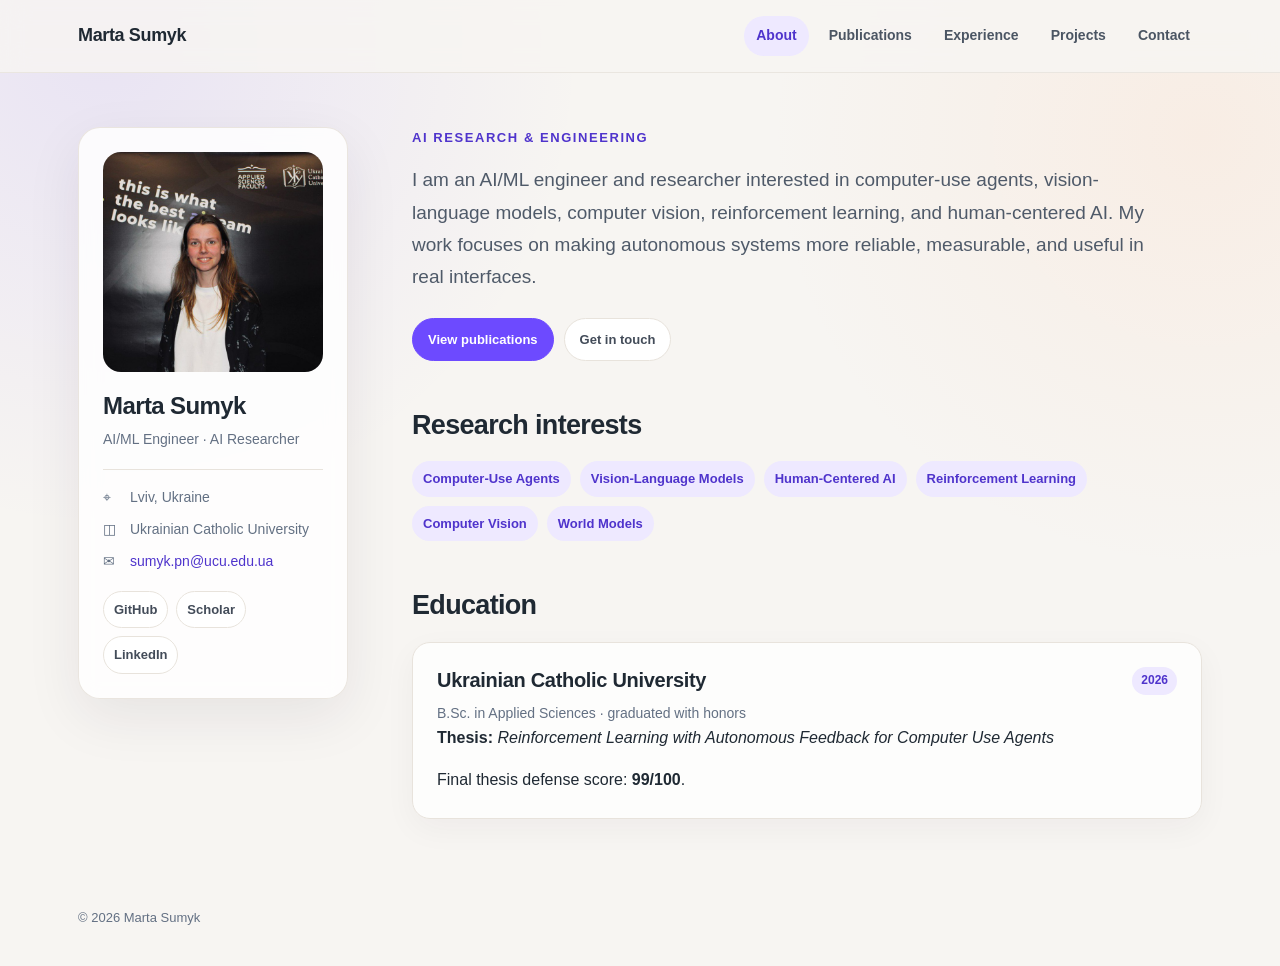
<file: index.html>
<!doctype html>
<html lang="en">
<head>
  <meta charset="utf-8">

  <meta
    name="viewport"
    content="width=device-width, initial-scale=1"
  >

  <meta
    name="description"
    content="Marta Sumyk — AI/ML engineer and researcher working on computer-use agents, vision-language models, computer vision, reinforcement learning, and human-centered AI."
  >

  <title>Marta Sumyk | AI Researcher</title>

  <link rel="stylesheet" href="style.css">
</head>

<body>
  <nav class="top-nav" aria-label="Primary navigation">
    <div class="nav-inner">
      <a class="brand" href="index.html">
        Marta Sumyk
      </a>

      <div class="nav-links">
        <a class="active" href="index.html">
          About
        </a>

        <a href="publications.html">
          Publications
        </a>

        <a href="experience.html">
          Experience
        </a>

        <a href="projects.html">
          Projects
        </a>

        <a href="contact.html">
          Contact
        </a>
      </div>
    </div>
  </nav>

  <div class="page">
    <aside class="sidebar">
      <img
        src="assets/profile.jpg"
        alt="Portrait of Marta Sumyk"
        class="profile-img"
      >

      <div>
        <h2>Marta Sumyk</h2>

        <p class="sidebar-bio">
          AI/ML Engineer · AI Researcher
        </p>
      </div>

      <div class="sidebar-meta">
        <span>
          <span class="icon" aria-hidden="true">⌖</span>
          Lviv, Ukraine
        </span>

        <span>
          <span class="icon" aria-hidden="true">◫</span>
          Ukrainian Catholic University
        </span>

        <span>
          <span class="icon" aria-hidden="true">✉</span>

          <a href="mailto:sumyk.pn@ucu.edu.ua">
            sumyk.pn@ucu.edu.ua
          </a>
        </span>
      </div>

      <div class="social-links">
        <a
          href="https://github.com/martasumyk"
          target="_blank"
          rel="noopener noreferrer"
        >
          GitHub
        </a>

        <a
          href="https://scholar.google.com/citations?user=ma5rnDkAAAAJ&hl=en"
          target="_blank"
          rel="noopener noreferrer"
        >
          Scholar
        </a>

        <a
          href="https://www.linkedin.com/in/marta-sumyk-38515324b/"
          target="_blank"
          rel="noopener noreferrer"
        >
          LinkedIn
        </a>
      </div>
    </aside>

    <main class="content">
      <p class="eyebrow">
        AI research &amp; engineering
      </p>

      <p class="lead">
        I am an AI/ML engineer and researcher interested in
        computer-use agents, vision-language models, computer vision,
        reinforcement learning, and human-centered AI. My work focuses
        on making autonomous systems more reliable, measurable, and
        useful in real interfaces.
      </p>

      <div class="hero-actions">
        <a
          class="button primary"
          href="publications.html"
        >
          View publications
        </a>

        <a
          class="button"
          href="mailto:sumyk.pn@ucu.edu.ua"
        >
          Get in touch
        </a>
      </div>

      <h2>Research interests</h2>

      <div class="tag-list">
        <span class="tag">
          Computer-Use Agents
        </span>

        <span class="tag">
          Vision-Language Models
        </span>

        <span class="tag">
          Human-Centered AI
        </span>

        <span class="tag">
          Reinforcement Learning
        </span>

        <span class="tag">
          Computer Vision
        </span>

        <span class="tag">
          World Models
        </span>
      </div>

      <h2>Education</h2>

      <article class="item">
        <div class="item-header">
          <div>
            <h3>
              Ukrainian Catholic University
            </h3>

            <p class="meta">
              B.Sc. in Applied Sciences · graduated with honors
            </p>
          </div>

          <span class="year">
            2026
          </span>
        </div>

        <p>
          <strong>Thesis:</strong>

          <em>
            Reinforcement Learning with Autonomous Feedback for
            Computer Use Agents
          </em>
        </p>

        <p>
          Final thesis defense score:
          <strong>99/100</strong>.
        </p>
      </article>
    </main>
  </div>

  <footer class="site-footer">
    © 2026 Marta Sumyk
  </footer>
</body>
</html>
</file>
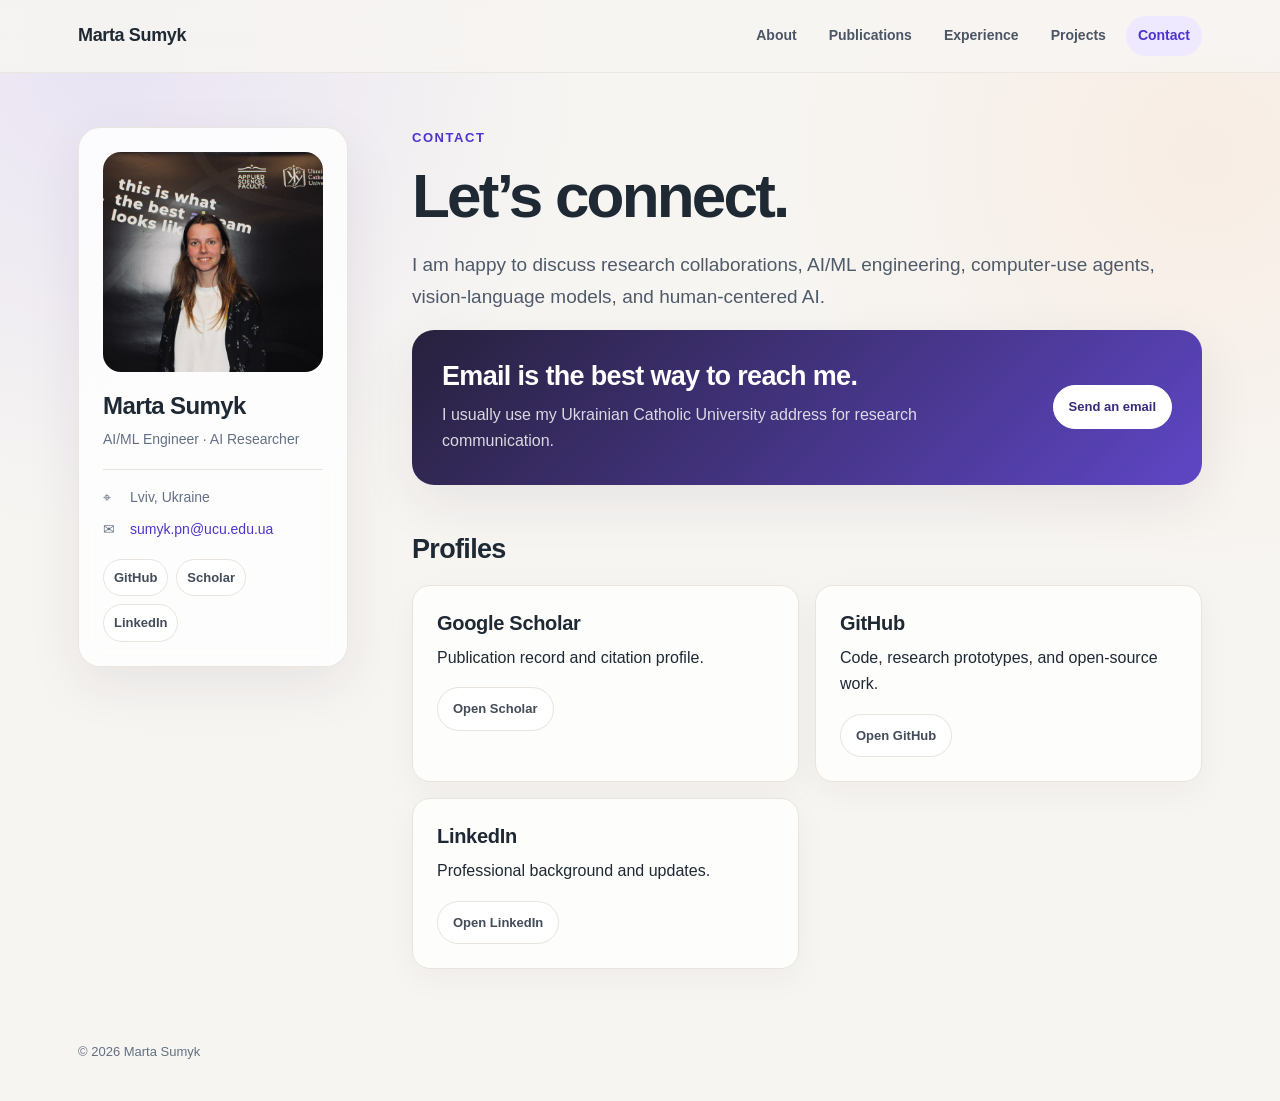
<file: contact.html>
<!doctype html>
<html lang="en">
<head><meta charset="utf-8"><meta name="viewport" content="width=device-width, initial-scale=1"><meta name="description" content="Contact Marta Sumyk for research and AI collaboration."><title>Contact | Marta Sumyk</title><link rel="stylesheet" href="style.css"></head>
<body>
<nav class="top-nav"><div class="nav-inner"><a class="brand" href="index.html">Marta Sumyk</a><div class="nav-links"><a href="index.html">About</a><a href="publications.html">Publications</a><a href="experience.html">Experience</a><a href="projects.html">Projects</a><a class="active" href="contact.html">Contact</a></div></div></nav>
<div class="page">
<aside class="sidebar"><img src="assets/profile.jpg" alt="Portrait of Marta Sumyk" class="profile-img"><div><h2>Marta Sumyk</h2><p class="sidebar-bio">AI/ML Engineer · AI Researcher</p></div><div class="sidebar-meta"><span><span class="icon">⌖</span>Lviv, Ukraine</span><span><span class="icon">✉</span><a href="mailto:sumyk.pn@ucu.edu.ua">sumyk.pn@ucu.edu.ua</a></span></div><div class="social-links"><a href="https://github.com/martasumyk" target="_blank" rel="noopener noreferrer">GitHub</a><a href="https://scholar.google.com/citations?user=ma5rnDkAAAAJ&hl=en" target="_blank" rel="noopener noreferrer">Scholar</a><a href="https://www.linkedin.com/in/marta-sumyk-38515324b/" target="_blank" rel="noopener noreferrer">LinkedIn</a></div></aside>
<main class="content"><p class="eyebrow">Contact</p><h1>Let’s connect.</h1><p class="lead">I am happy to discuss research collaborations, AI/ML engineering, computer-use agents, vision-language models, and human-centered AI.</p>
<div class="contact-card"><div><h2>Email is the best way to reach me.</h2><p>I usually use my Ukrainian Catholic University address for research communication.</p></div><a class="button" href="mailto:sumyk.pn@ucu.edu.ua">Send an email</a></div>
<h2>Profiles</h2><div class="card-grid"><article class="card"><h3>Google Scholar</h3><p>Publication record and citation profile.</p><a class="button" href="https://scholar.google.com/citations?user=ma5rnDkAAAAJ&hl=en" target="_blank" rel="noopener noreferrer">Open Scholar</a></article><article class="card"><h3>GitHub</h3><p>Code, research prototypes, and open-source work.</p><a class="button" href="https://github.com/martasumyk" target="_blank" rel="noopener noreferrer">Open GitHub</a></article><article class="card"><h3>LinkedIn</h3><p>Professional background and updates.</p><a class="button" href="https://www.linkedin.com/in/marta-sumyk-38515324b/" target="_blank" rel="noopener noreferrer">Open LinkedIn</a></article></div>
</main></div><footer class="site-footer">© 2026 Marta Sumyk</footer>
</body></html>
</file>
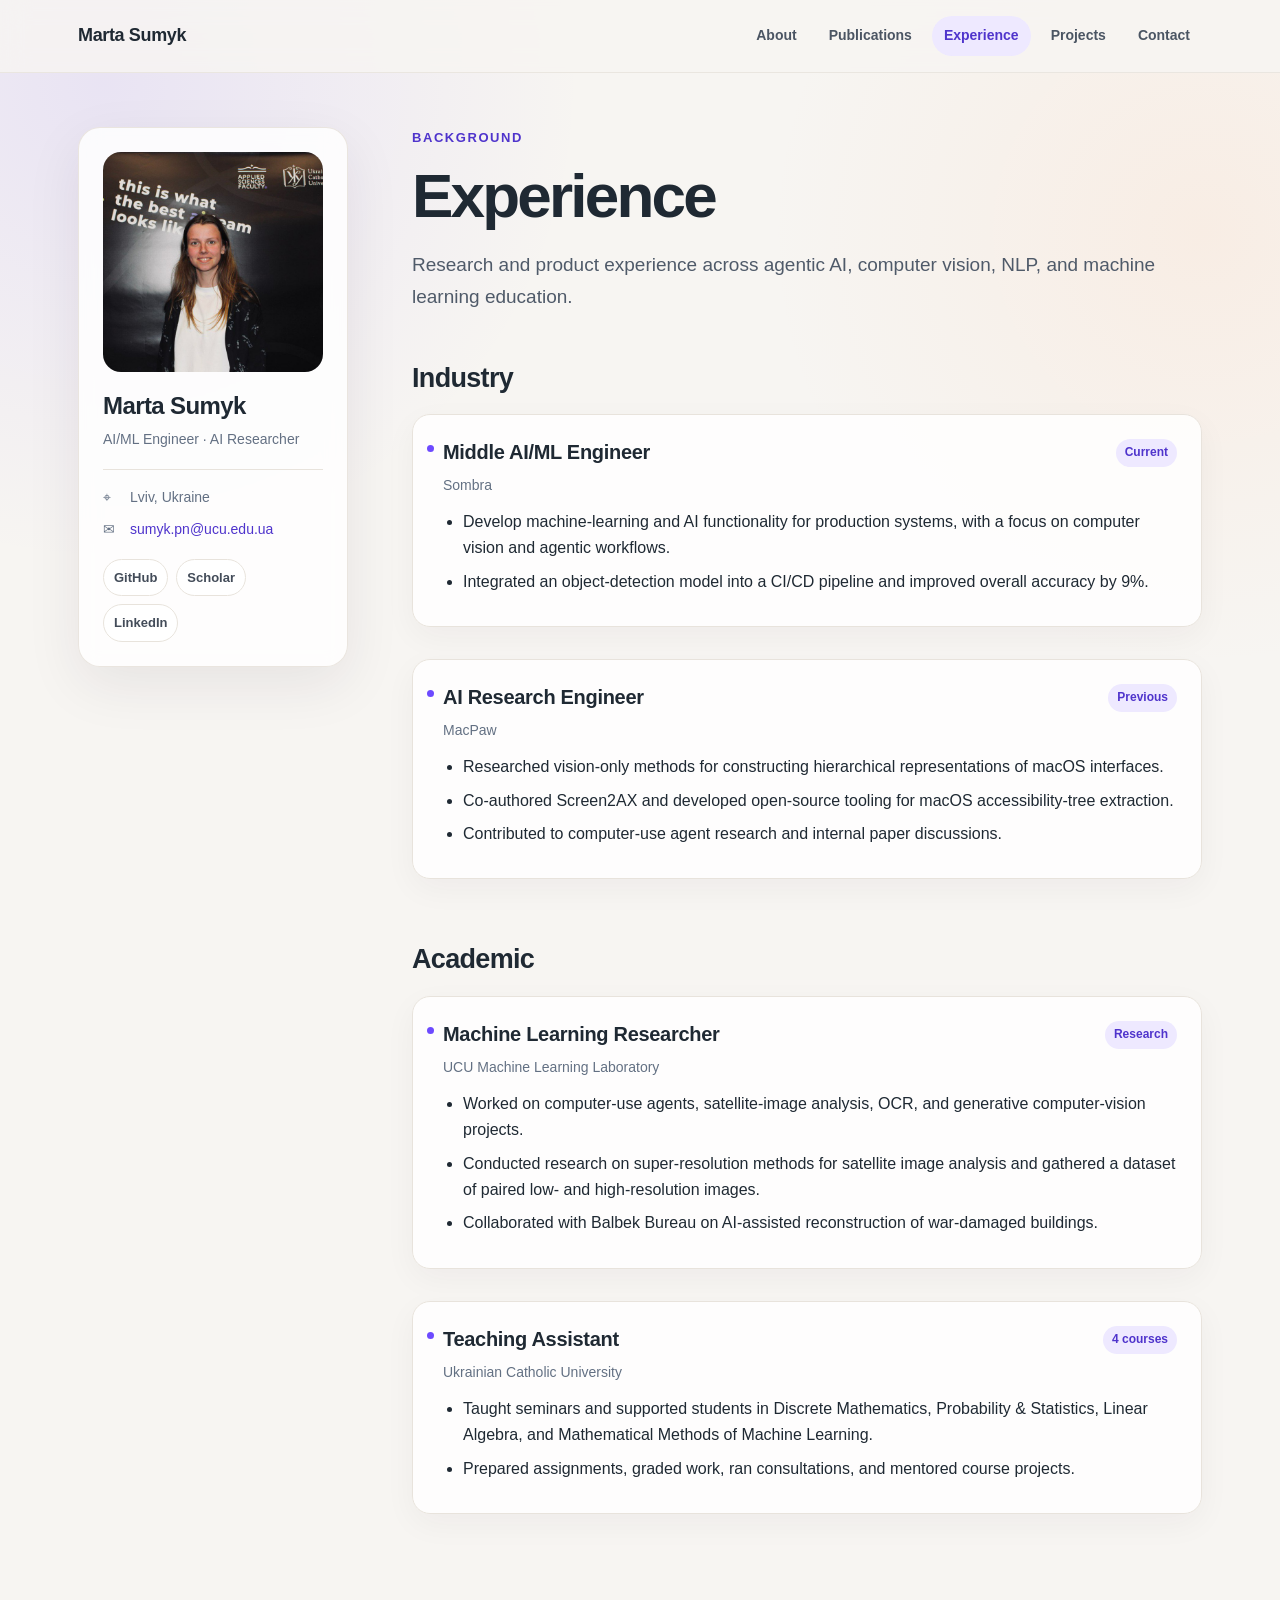
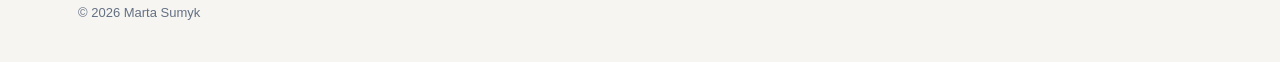
<file: experience.html>
<!doctype html>
<html lang="en">
<head>
  <meta charset="utf-8"><meta name="viewport" content="width=device-width, initial-scale=1">
  <meta name="description" content="Research, engineering, and teaching experience of Marta Sumyk.">
  <title>Experience | Marta Sumyk</title><link rel="stylesheet" href="style.css">
</head>
<body>
  <nav class="top-nav"><div class="nav-inner"><a class="brand" href="index.html">Marta Sumyk</a><div class="nav-links"><a href="index.html">About</a><a href="publications.html">Publications</a><a class="active" href="experience.html">Experience</a><a href="projects.html">Projects</a><a href="contact.html">Contact</a></div></div></nav>
  <div class="page">
    <aside class="sidebar">
      <img src="assets/profile.jpg" alt="Portrait of Marta Sumyk" class="profile-img"><div><h2>Marta Sumyk</h2><p class="sidebar-bio">AI/ML Engineer · AI Researcher</p></div>
      <div class="sidebar-meta"><span><span class="icon">⌖</span>Lviv, Ukraine</span><span><span class="icon">✉</span><a href="mailto:sumyk.pn@ucu.edu.ua">sumyk.pn@ucu.edu.ua</a></span></div>
      <div class="social-links"><a href="https://github.com/martasumyk" target="_blank" rel="noopener noreferrer">GitHub</a><a href="https://scholar.google.com/citations?user=ma5rnDkAAAAJ&hl=en" target="_blank" rel="noopener noreferrer">Scholar</a><a href="https://www.linkedin.com/in/marta-sumyk-38515324b/" target="_blank" rel="noopener noreferrer">LinkedIn</a></div>
    </aside>
    <main class="content">
      <p class="eyebrow">Background</p><h1>Experience</h1><p class="lead">Research and product experience across agentic AI, computer vision, NLP, and machine learning education.</p>
      <h2>Industry</h2>
      <div class="timeline">
        <article class="item"><div class="item-header"><div><h3>Middle AI/ML Engineer</h3><p class="meta">Sombra</p></div><span class="year">Current</span></div><ul><li>Develop machine-learning and AI functionality for production systems, with a focus on computer vision and agentic workflows.</li><li>Integrated an object-detection model into a CI/CD pipeline and improved overall accuracy by 9%.</li></ul></article>
        <article class="item"><div class="item-header"><div><h3>AI Research Engineer</h3><p class="meta">MacPaw</p></div><span class="year">Previous</span></div><ul><li>Researched vision-only methods for constructing hierarchical representations of macOS interfaces.</li><li>Co-authored Screen2AX and developed open-source tooling for macOS accessibility-tree extraction.</li><li>Contributed to computer-use agent research and internal paper discussions.</li></ul></article>
      </div>
      <h2>Academic</h2>
      <div class="timeline">
        <article class="item"><div class="item-header"><div><h3>Machine Learning Researcher</h3><p class="meta">UCU Machine Learning Laboratory</p></div><span class="year">Research</span></div><ul><li>Worked on computer-use agents, satellite-image analysis, OCR, and generative computer-vision projects.</li><li>Conducted research on super-resolution methods for satellite image analysis and gathered a dataset of paired low- and high-resolution images.</li><li>Collaborated with Balbek Bureau on AI-assisted reconstruction of war-damaged buildings.</li></ul></article>
        <article class="item"><div class="item-header"><div><h3>Teaching Assistant</h3><p class="meta">Ukrainian Catholic University</p></div><span class="year">4 courses</span></div><ul><li>Taught seminars and supported students in Discrete Mathematics, Probability &amp; Statistics, Linear Algebra, and Mathematical Methods of Machine Learning.</li><li>Prepared assignments, graded work, ran consultations, and mentored course projects.</li></ul></article>
      </div>
    </main>
  </div><footer class="site-footer">© 2026 Marta Sumyk</footer>
</body></html>
</file>
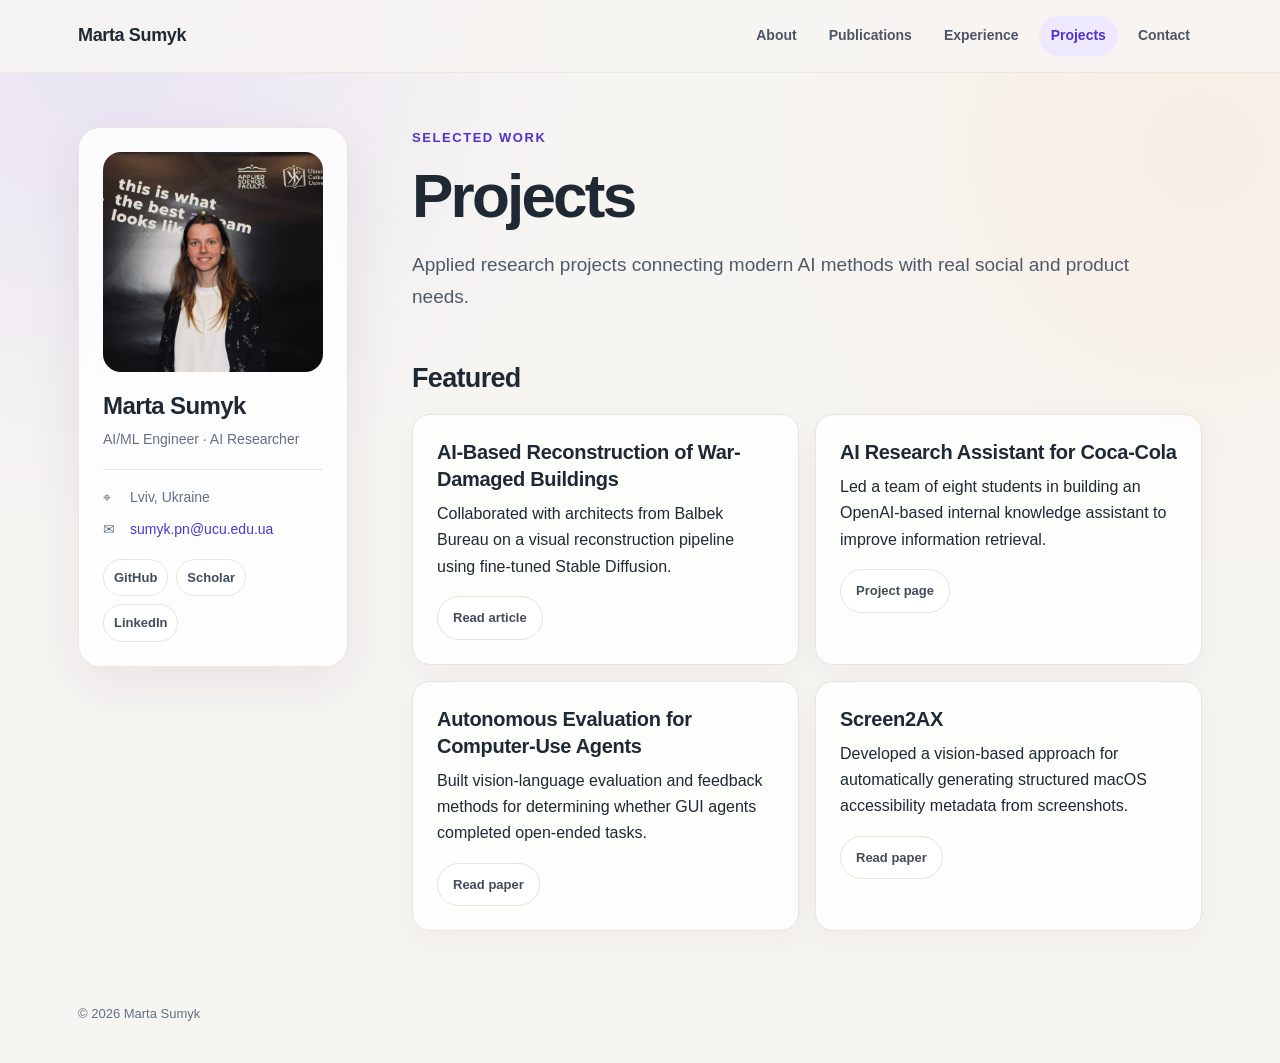
<file: projects.html>
<!doctype html>
<html lang="en">
<head><meta charset="utf-8"><meta name="viewport" content="width=device-width, initial-scale=1"><meta name="description" content="Selected AI and machine-learning projects by Marta Sumyk."><title>Projects | Marta Sumyk</title><link rel="stylesheet" href="style.css"></head>
<body>
<nav class="top-nav"><div class="nav-inner"><a class="brand" href="index.html">Marta Sumyk</a><div class="nav-links"><a href="index.html">About</a><a href="publications.html">Publications</a><a href="experience.html">Experience</a><a class="active" href="projects.html">Projects</a><a href="contact.html">Contact</a></div></div></nav>
<div class="page">
<aside class="sidebar"><img src="assets/profile.jpg" alt="Portrait of Marta Sumyk" class="profile-img"><div><h2>Marta Sumyk</h2><p class="sidebar-bio">AI/ML Engineer · AI Researcher</p></div><div class="sidebar-meta"><span><span class="icon">⌖</span>Lviv, Ukraine</span><span><span class="icon">✉</span><a href="mailto:sumyk.pn@ucu.edu.ua">sumyk.pn@ucu.edu.ua</a></span></div><div class="social-links"><a href="https://github.com/martasumyk" target="_blank" rel="noopener noreferrer">GitHub</a><a href="https://scholar.google.com/citations?user=ma5rnDkAAAAJ&hl=en" target="_blank" rel="noopener noreferrer">Scholar</a><a href="https://www.linkedin.com/in/marta-sumyk-38515324b/" target="_blank" rel="noopener noreferrer">LinkedIn</a></div></aside>
<main class="content"><p class="eyebrow">Selected work</p><h1>Projects</h1><p class="lead">Applied research projects connecting modern AI methods with real social and product needs.</p>
<h2>Featured</h2>
<div class="card-grid">
<article class="card"><h3>AI-Based Reconstruction of War-Damaged Buildings</h3><p>Collaborated with architects from Balbek Bureau on a visual reconstruction pipeline using fine-tuned Stable Diffusion.</p><a class="button" href="https://dev.ua/en/news/ukrainski-arkhitektory-navchyly-shi-vidtvoriuvaty-zruinovani-budivli-1735800060" target="_blank" rel="noopener noreferrer">Read article</a></article>
<article class="card"><h3>AI Research Assistant for Coca-Cola</h3><p>Led a team of eight students in building an OpenAI-based internal knowledge assistant to improve information retrieval.</p><a class="button" href="https://apps.ucu.edu.ua/en/coursework-projects/biznes-analiz-v-it/rozrobka-chat-botu-asystenta-dlya-korporatsiyi-coca-cola/" target="_blank" rel="noopener noreferrer">Project page</a></article>
<article class="card"><h3>Autonomous Evaluation for Computer-Use Agents</h3><p>Built vision-language evaluation and feedback methods for determining whether GUI agents completed open-ended tasks.</p><a class="button" href="https://arxiv.org/abs/2511.20067" target="_blank" rel="noopener noreferrer">Read paper</a></article>
<article class="card"><h3>Screen2AX</h3><p>Developed a vision-based approach for automatically generating structured macOS accessibility metadata from screenshots.</p><a class="button" href="https://arxiv.org/abs/2507.16704" target="_blank" rel="noopener noreferrer">Read paper</a></article>
</div></main></div><footer class="site-footer">© 2026 Marta Sumyk</footer>
</body></html>
</file>
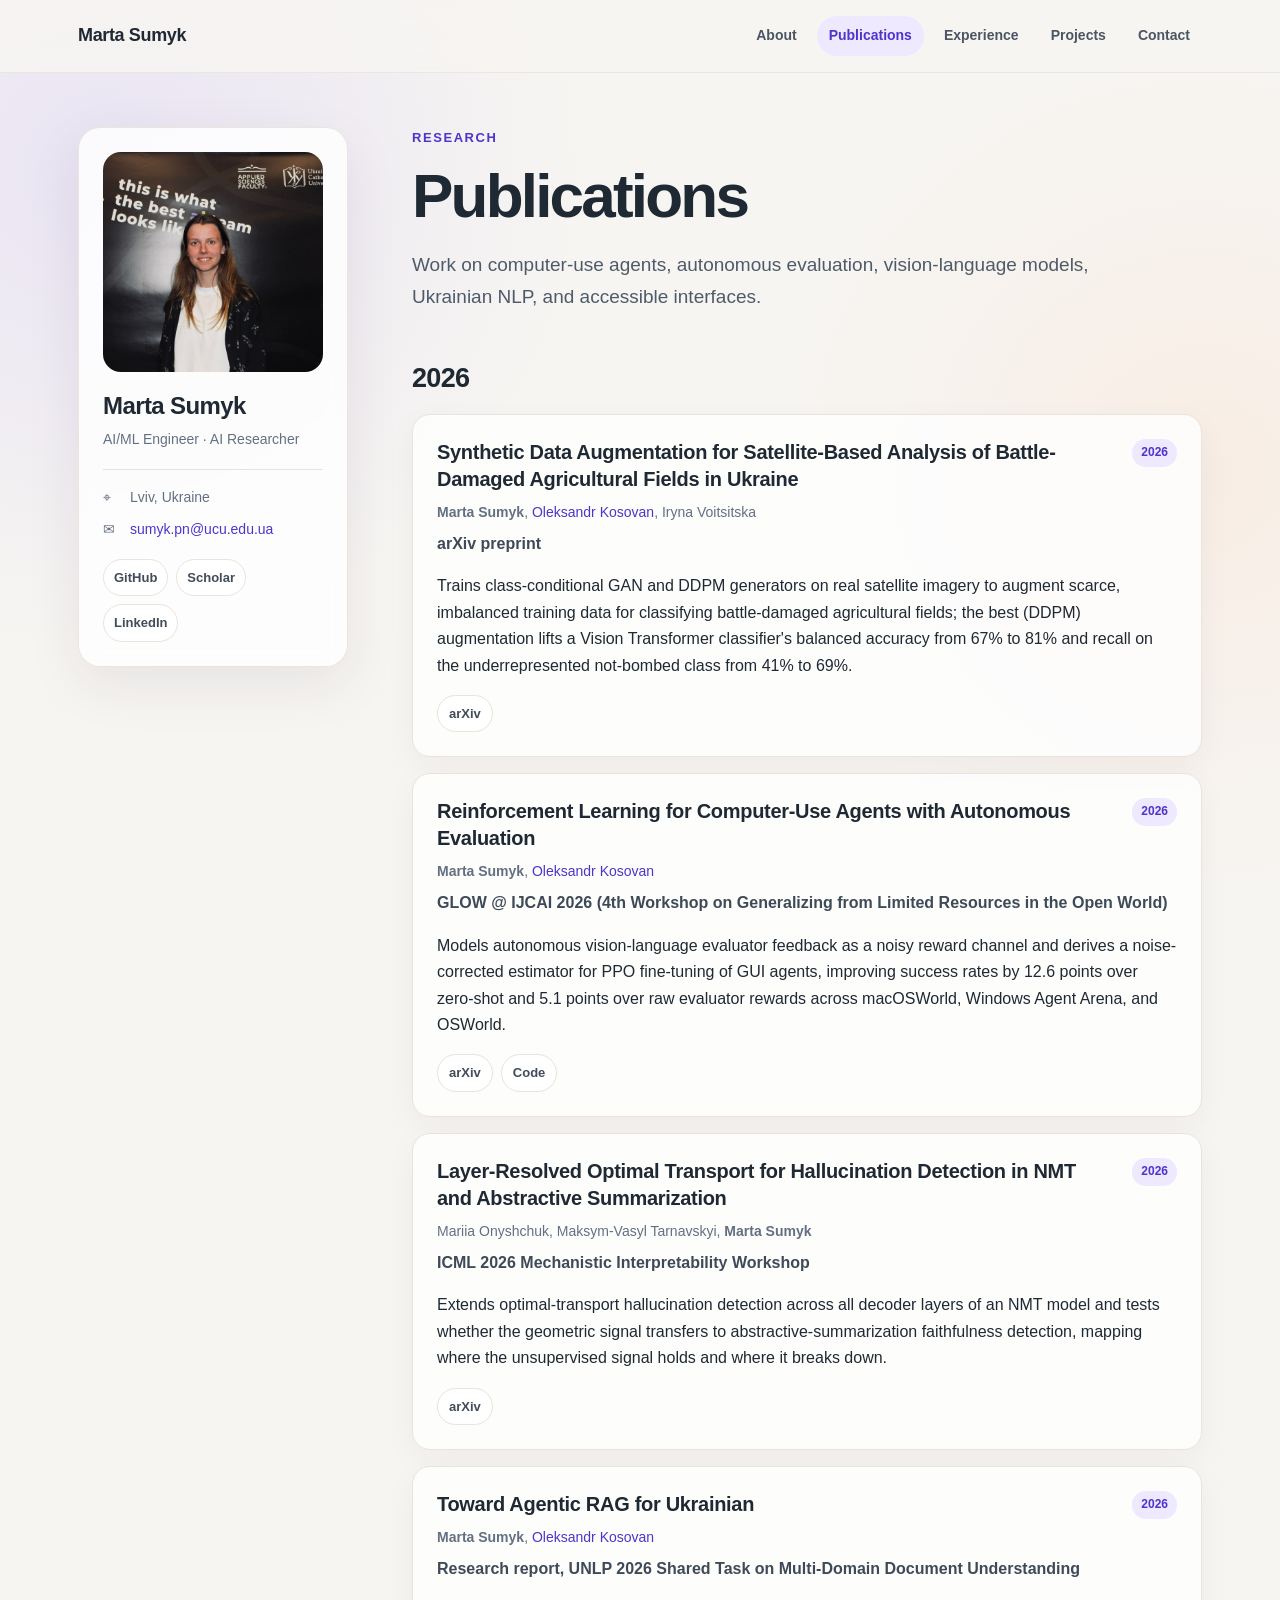
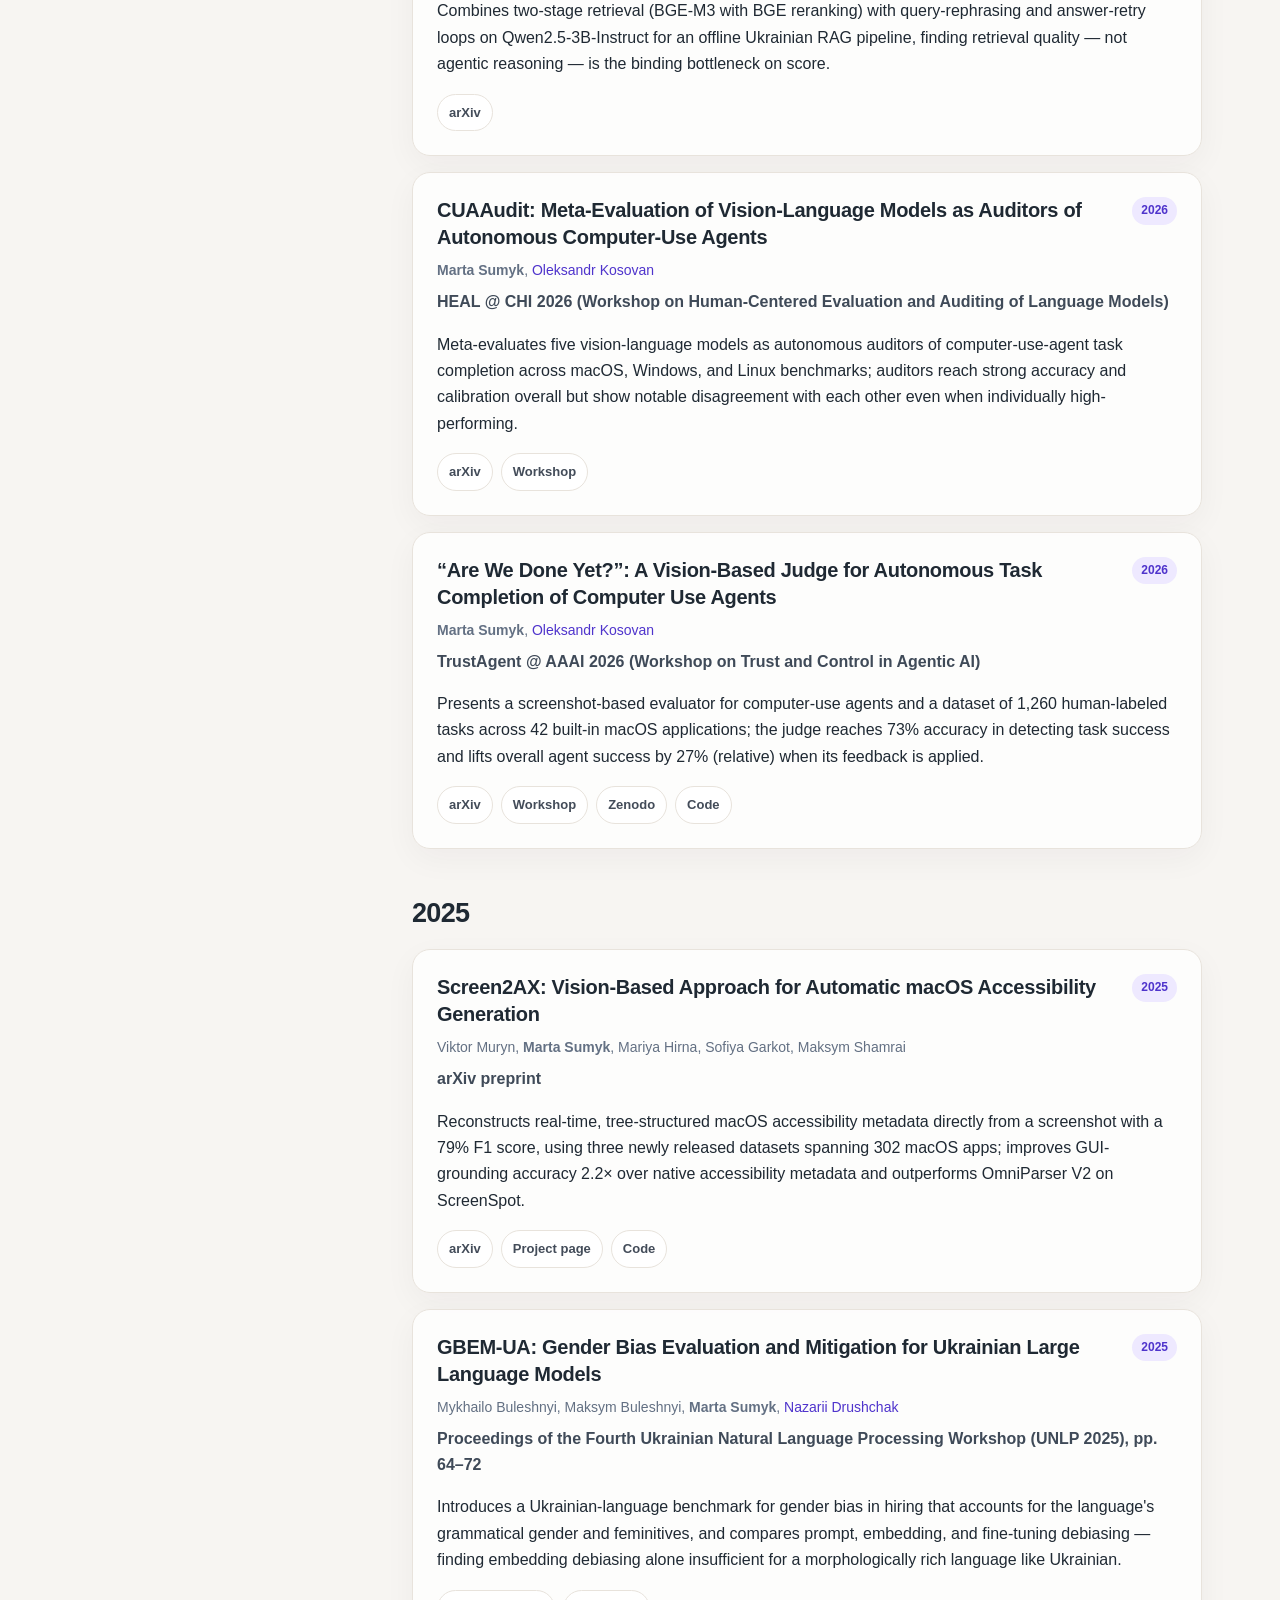
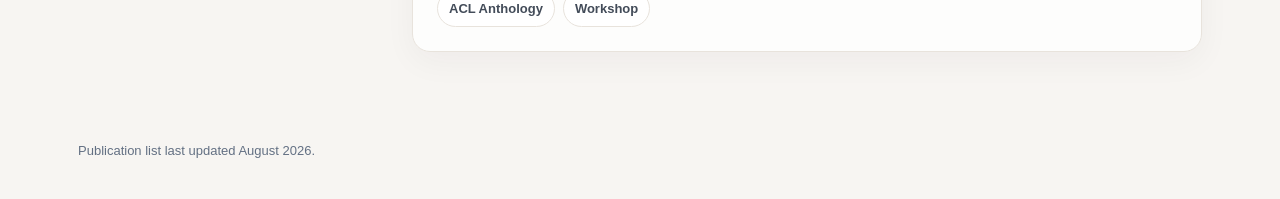
<file: publications.html>
<!doctype html>
<html lang="en">
<head>
  <meta charset="utf-8">
  <meta name="viewport" content="width=device-width, initial-scale=1">
  <meta name="description" content="Publications by Marta Sumyk on computer-use agents, vision-language models, NLP, and computer vision.">
  <title>Publications | Marta Sumyk</title>
  <link rel="stylesheet" href="style.css">
</head>
<body>
  <nav class="top-nav" aria-label="Primary navigation">
    <div class="nav-inner">
      <a class="brand" href="index.html">Marta Sumyk</a>
      <div class="nav-links">
        <a href="index.html">About</a>
        <a class="active" href="publications.html">Publications</a>
        <a href="experience.html">Experience</a>
        <a href="projects.html">Projects</a>
        <a href="contact.html">Contact</a>
      </div>
    </div>
  </nav>

  <div class="page">
    <aside class="sidebar">
      <img src="assets/profile.jpg" alt="Portrait of Marta Sumyk" class="profile-img">
      <div><h2>Marta Sumyk</h2><p class="sidebar-bio">AI/ML Engineer · AI Researcher</p></div>
      <div class="sidebar-meta">
        <span><span class="icon">⌖</span>Lviv, Ukraine</span>
        <span><span class="icon">✉</span><a href="mailto:sumyk.pn@ucu.edu.ua">sumyk.pn@ucu.edu.ua</a></span>
      </div>
      <div class="social-links">
        <a href="https://github.com/martasumyk" target="_blank" rel="noopener noreferrer">GitHub</a>
        <a href="https://scholar.google.com/citations?user=ma5rnDkAAAAJ&hl=en" target="_blank" rel="noopener noreferrer">Scholar</a>
        <a href="https://www.linkedin.com/in/marta-sumyk-38515324b/" target="_blank" rel="noopener noreferrer">LinkedIn</a>
      </div>
    </aside>

    <main class="content">
      <p class="eyebrow">Research</p>
      <h1>Publications</h1>
      <p class="lead">Work on computer-use agents, autonomous evaluation, vision-language models, Ukrainian NLP, and accessible interfaces.</p>

      <h2>2026</h2>

      <article class="item">
        <div class="item-header"><div><h3>Synthetic Data Augmentation for Satellite-Based Analysis of Battle-Damaged Agricultural Fields in Ukraine</h3><p class="meta"><strong>Marta Sumyk</strong>, <a href="https://scholar.google.com/citations?user=CvOs8wQAAAAJ&hl=en" target="_blank" rel="noopener noreferrer">Oleksandr Kosovan</a>, Iryna Voitsitska</p></div><span class="year">2026</span></div>
        <p class="venue">arXiv preprint</p>
        <p>Trains class-conditional GAN and DDPM generators on real satellite imagery to augment scarce, imbalanced training data for classifying battle-damaged agricultural fields; the best (DDPM) augmentation lifts a Vision Transformer classifier's balanced accuracy from 67% to 81% and recall on the underrepresented not-bombed class from 41% to 69%.</p>
        <div class="publication-links">
          <a href="https://arxiv.org/abs/2608.16380" target="_blank" rel="noopener noreferrer">arXiv</a>
        </div>
      </article>

      <article class="item">
        <div class="item-header"><div><h3>Reinforcement Learning for Computer-Use Agents with Autonomous Evaluation</h3><p class="meta"><strong>Marta Sumyk</strong>, <a href="https://scholar.google.com/citations?user=CvOs8wQAAAAJ&hl=en" target="_blank" rel="noopener noreferrer">Oleksandr Kosovan</a></p></div><span class="year">2026</span></div>
        <p class="venue">GLOW @ IJCAI 2026 (4th Workshop on Generalizing from Limited Resources in the Open World)</p>
        <p>Models autonomous vision-language evaluator feedback as a noisy reward channel and derives a noise-corrected estimator for PPO fine-tuning of GUI agents, improving success rates by 12.6 points over zero-shot and 5.1 points over raw evaluator rewards across macOSWorld, Windows Agent Arena, and OSWorld.</p>
        <div class="publication-links">
          <a href="https://arxiv.org/abs/2606.24515" target="_blank" rel="noopener noreferrer">arXiv</a>
          <a href="https://github.com/martasumyk/rl_with_autonomous_feedback" target="_blank" rel="noopener noreferrer">Code</a>
        </div>
      </article>

      <article class="item">
        <div class="item-header"><div><h3>Layer-Resolved Optimal Transport for Hallucination Detection in NMT and Abstractive Summarization</h3><p class="meta">Mariia Onyshchuk, Maksym-Vasyl Tarnavskyi, <strong>Marta Sumyk</strong></p></div><span class="year">2026</span></div>
        <p class="venue">ICML 2026 Mechanistic Interpretability Workshop</p>
        <p>Extends optimal-transport hallucination detection across all decoder layers of an NMT model and tests whether the geometric signal transfers to abstractive-summarization faithfulness detection, mapping where the unsupervised signal holds and where it breaks down.</p>
        <div class="publication-links">
          <a href="https://arxiv.org/abs/2606.13216" target="_blank" rel="noopener noreferrer">arXiv</a>
        </div>
      </article>

      <article class="item">
        <div class="item-header"><div><h3>Toward Agentic RAG for Ukrainian</h3><p class="meta"><strong>Marta Sumyk</strong>, <a href="https://scholar.google.com/citations?user=CvOs8wQAAAAJ&hl=en" target="_blank" rel="noopener noreferrer">Oleksandr Kosovan</a></p></div><span class="year">2026</span></div>
        <p class="venue">Research report, UNLP 2026 Shared Task on Multi-Domain Document Understanding</p>
        <p>Combines two-stage retrieval (BGE-M3 with BGE reranking) with query-rephrasing and answer-retry loops on Qwen2.5-3B-Instruct for an offline Ukrainian RAG pipeline, finding retrieval quality — not agentic reasoning — is the binding bottleneck on score.</p>
        <div class="publication-links">
          <a href="https://arxiv.org/abs/2604.14896" target="_blank" rel="noopener noreferrer">arXiv</a>
        </div>
      </article>

      <article class="item">
        <div class="item-header"><div><h3>CUAAudit: Meta-Evaluation of Vision-Language Models as Auditors of Autonomous Computer-Use Agents</h3><p class="meta"><strong>Marta Sumyk</strong>, <a href="https://scholar.google.com/citations?user=CvOs8wQAAAAJ&hl=en" target="_blank" rel="noopener noreferrer">Oleksandr Kosovan</a></p></div><span class="year">2026</span></div>
        <p class="venue">HEAL @ CHI 2026 (Workshop on Human-Centered Evaluation and Auditing of Language Models)</p>
        <p>Meta-evaluates five vision-language models as autonomous auditors of computer-use-agent task completion across macOS, Windows, and Linux benchmarks; auditors reach strong accuracy and calibration overall but show notable disagreement with each other even when individually high-performing.</p>
        <div class="publication-links">
          <a href="https://arxiv.org/abs/2603.10577" target="_blank" rel="noopener noreferrer">arXiv</a>
          <a href="https://heal-workshop.github.io/" target="_blank" rel="noopener noreferrer">Workshop</a>
        </div>
      </article>

      <article class="item">
        <div class="item-header"><div><h3>“Are We Done Yet?”: A Vision-Based Judge for Autonomous Task Completion of Computer Use Agents</h3><p class="meta"><strong>Marta Sumyk</strong>, <a href="https://scholar.google.com/citations?user=CvOs8wQAAAAJ&hl=en" target="_blank" rel="noopener noreferrer">Oleksandr Kosovan</a></p></div><span class="year">2026</span></div>
        <p class="venue">TrustAgent @ AAAI 2026 (Workshop on Trust and Control in Agentic AI)</p>
        <p>Presents a screenshot-based evaluator for computer-use agents and a dataset of 1,260 human-labeled tasks across 42 built-in macOS applications; the judge reaches 73% accuracy in detecting task success and lifts overall agent success by 27% (relative) when its feedback is applied.</p>
        <div class="publication-links">
          <a href="https://arxiv.org/abs/2511.20067" target="_blank" rel="noopener noreferrer">arXiv</a>
          <a href="https://trustagenticai.github.io/AAAI2026/" target="_blank" rel="noopener noreferrer">Workshop</a>
          <a href="https://doi.org/10.5281/zenodo.17696742" target="_blank" rel="noopener noreferrer">Zenodo</a>
          <a href="https://github.com/martasumyk/vision-based-judge" target="_blank" rel="noopener noreferrer">Code</a>
        </div>
      </article>

      <h2>2025</h2>

      <article class="item">
        <div class="item-header"><div><h3>Screen2AX: Vision-Based Approach for Automatic macOS Accessibility Generation</h3><p class="meta">Viktor Muryn, <strong>Marta Sumyk</strong>, Mariya Hirna, Sofiya Garkot, Maksym Shamrai</p></div><span class="year">2025</span></div>
        <p class="venue">arXiv preprint</p>
        <p>Reconstructs real-time, tree-structured macOS accessibility metadata directly from a screenshot with a 79% F1 score, using three newly released datasets spanning 302 macOS apps; improves GUI-grounding accuracy 2.2× over native accessibility metadata and outperforms OmniParser V2 on ScreenSpot.</p>
        <div class="publication-links">
          <a href="https://arxiv.org/abs/2507.16704" target="_blank" rel="noopener noreferrer">arXiv</a>
          <a href="https://research.macpaw.com/publications/screen2axvisionbasedapproachautomatic" target="_blank" rel="noopener noreferrer">Project page</a>
          <a href="https://github.com/MacPaw/Screen2AX" target="_blank" rel="noopener noreferrer">Code</a>
        </div>
      </article>

      <article class="item">
        <div class="item-header"><div><h3>GBEM-UA: Gender Bias Evaluation and Mitigation for Ukrainian Large Language Models</h3><p class="meta">Mykhailo Buleshnyi, Maksym Buleshnyi, <strong>Marta Sumyk</strong>, <a href="https://scholar.google.com/citations?user=qh173i0AAAAJ&hl=en" target="_blank" rel="noopener noreferrer">Nazarii Drushchak</a></p></div><span class="year">2025</span></div>
        <p class="venue">Proceedings of the Fourth Ukrainian Natural Language Processing Workshop (UNLP 2025), pp. 64–72</p>
        <p>Introduces a Ukrainian-language benchmark for gender bias in hiring that accounts for the language's grammatical gender and feminitives, and compares prompt, embedding, and fine-tuning debiasing — finding embedding debiasing alone insufficient for a morphologically rich language like Ukrainian.</p>
        <div class="publication-links">
          <a href="https://aclanthology.org/2025.unlp-1.8/" target="_blank" rel="noopener noreferrer">ACL Anthology</a>
          <a href="https://2025.unlp.org.ua/" target="_blank" rel="noopener noreferrer">Workshop</a>
        </div>
      </article>
    </main>
  </div>
  <footer class="site-footer">Publication list last updated August 2026.</footer>
</body>
</html>
</file>
<file: style.css>
:root {
  --bg: #f7f5f2;
  --surface: rgba(255, 255, 255, 0.82);
  --surface-solid: #ffffff;
  --text: #1f2933;
  --muted: #637083;
  --accent: #6d4aff;
  --accent-dark: #4f34cc;
  --accent-soft: #eee9ff;
  --border: #e8e3dc;
  --shadow: 0 18px 55px rgba(35, 29, 52, 0.08);
  --radius: 22px;
}

* { box-sizing: border-box; }

html { scroll-behavior: smooth; }

body {
  margin: 0;
  min-height: 100vh;
  font-family: Inter, ui-sans-serif, -apple-system, BlinkMacSystemFont, "Segoe UI", sans-serif;
  color: var(--text);
  background:
    radial-gradient(circle at 8% 5%, rgba(109, 74, 255, 0.10), transparent 30rem),
    radial-gradient(circle at 94% 14%, rgba(255, 179, 128, 0.12), transparent 27rem),
    var(--bg);
  line-height: 1.65;
}

a { color: var(--accent-dark); text-decoration: none; }
a:hover { color: var(--accent); }

img { max-width: 100%; }

.top-nav {
  position: sticky;
  top: 0;
  z-index: 20;
  border-bottom: 1px solid rgba(232, 227, 220, 0.8);
  background: rgba(247, 245, 242, 0.84);
  backdrop-filter: blur(14px);
}

.nav-inner {
  max-width: 1180px;
  margin: 0 auto;
  min-height: 72px;
  padding: 0 28px;
  display: flex;
  align-items: center;
  justify-content: space-between;
  gap: 28px;
}

.brand {
  color: var(--text);
  font-size: 18px;
  font-weight: 800;
  letter-spacing: -0.02em;
}

.nav-links { display: flex; align-items: center; gap: 8px; }

.nav-links a {
  padding: 8px 12px;
  border-radius: 999px;
  color: #4b5563;
  font-size: 14px;
  font-weight: 650;
}

.nav-links a:hover,
.nav-links a.active {
  color: var(--accent-dark);
  background: var(--accent-soft);
}

.page {
  max-width: 1180px;
  margin: 0 auto;
  padding: 54px 28px 72px;
  display: grid;
  grid-template-columns: 270px minmax(0, 1fr);
  gap: 64px;
  align-items: start;
}

.sidebar {
  position: sticky;
  top: 112px;
  padding: 24px;
  border: 1px solid rgba(232, 227, 220, 0.9);
  border-radius: var(--radius);
  background: var(--surface);
  box-shadow: var(--shadow);
  backdrop-filter: blur(10px);
}

.profile-img {
  width: 100%;
  aspect-ratio: 1 / 1;
  border-radius: 18px;
  object-fit: cover;
  object-position: center 25%;
  display: block;
  margin-bottom: 20px;
}

.sidebar h2 {
  margin: 0;
  font-size: 24px;
  line-height: 1.15;
  letter-spacing: -0.025em;
}

.sidebar-bio {
  margin: 8px 0 18px;
  color: var(--muted);
  font-size: 14px;
}

.sidebar-meta {
  display: grid;
  gap: 9px;
  padding-top: 16px;
  border-top: 1px solid var(--border);
  color: var(--muted);
  font-size: 14px;
}

.sidebar-meta span { display: flex; gap: 9px; align-items: flex-start; }
.sidebar-meta .icon { width: 18px; flex: 0 0 18px; text-align: center; }

.social-links {
  display: flex;
  flex-wrap: wrap;
  gap: 8px;
  margin-top: 18px;
}

.button,
.social-links a,
.publication-links a {
  display: inline-flex;
  align-items: center;
  justify-content: center;
  gap: 6px;
  border: 1px solid var(--border);
  border-radius: 999px;
  background: var(--surface-solid);
  color: #434c59;
  font-size: 13px;
  font-weight: 700;
  transition: transform 160ms ease, border-color 160ms ease, box-shadow 160ms ease;
}

.social-links a { padding: 7px 10px; }
.button { padding: 10px 15px; }
.button.primary { background: var(--accent); color: white; border-color: var(--accent); }

.button:hover,
.social-links a:hover,
.publication-links a:hover {
  transform: translateY(-1px);
  border-color: #cfc3ff;
  box-shadow: 0 8px 22px rgba(55, 42, 96, 0.10);
}

.content { min-width: 0; max-width: 830px; }

.eyebrow {
  margin: 0 0 10px;
  color: var(--accent-dark);
  font-size: 13px;
  font-weight: 800;
  letter-spacing: 0.12em;
  text-transform: uppercase;
}

.content h1 {
  margin: 0 0 20px;
  font-size: clamp(38px, 6vw, 62px);
  line-height: 1.04;
  letter-spacing: -0.045em;
}

.content h2 {
  margin: 48px 0 20px;
  font-size: 27px;
  line-height: 1.2;
  letter-spacing: -0.025em;
}

.content h3 {
  margin: 0 0 8px;
  font-size: 20px;
  line-height: 1.35;
  letter-spacing: -0.015em;
}

.content p { margin: 0 0 16px; }

.lead {
  max-width: 760px;
  color: #4f5a69;
  font-size: 19px;
  line-height: 1.7;
}

.hero-actions { display: flex; flex-wrap: wrap; gap: 10px; margin: 24px 0 4px; }

.tag-list { display: flex; flex-wrap: wrap; gap: 9px; margin: 18px 0 0; }
.tag {
  padding: 7px 11px;
  border-radius: 999px;
  color: var(--accent-dark);
  background: var(--accent-soft);
  font-size: 13px;
  font-weight: 700;
}

.card-grid { display: grid; grid-template-columns: repeat(2, minmax(0, 1fr)); gap: 16px; }

.card,
.item {
  padding: 24px;
  border: 1px solid var(--border);
  border-radius: 18px;
  background: var(--surface);
  box-shadow: 0 10px 32px rgba(35, 29, 52, 0.045);
}

.item { margin-bottom: 16px; }
.item p:last-child { margin-bottom: 0; }

.item-header {
  display: flex;
  align-items: flex-start;
  justify-content: space-between;
  gap: 20px;
}

.year {
  flex: 0 0 auto;
  padding: 4px 9px;
  border-radius: 999px;
  color: var(--accent-dark);
  background: var(--accent-soft);
  font-size: 12px;
  font-weight: 800;
}

.meta { color: var(--muted); font-size: 14px; }
.venue { margin-top: 7px !important; color: #3f4a58; font-weight: 650; }

.publication-links { display: flex; flex-wrap: wrap; gap: 8px; margin-top: 15px; }
.publication-links a { padding: 7px 11px; }

.timeline { display: grid; gap: 16px; }
.timeline .item { position: relative; padding-left: 30px; }
.timeline .item::before {
  content: "";
  position: absolute;
  left: 14px;
  top: 30px;
  width: 7px;
  height: 7px;
  border-radius: 50%;
  background: var(--accent);
}

.content ul { margin: 12px 0 0; padding-left: 20px; }
.content li { margin-bottom: 7px; }

.contact-card {
  display: grid;
  grid-template-columns: 1fr auto;
  gap: 28px;
  align-items: center;
  padding: 30px;
  border-radius: var(--radius);
  background: linear-gradient(135deg, #28213c, #5e46c5);
  color: white;
  box-shadow: var(--shadow);
}
.contact-card h2 { margin: 0 0 10px; color: white; }
.contact-card p { margin: 0; color: rgba(255,255,255,.82); }
.contact-card .button { background: white; border-color: white; color: #3a2a7a; }

.site-footer {
  max-width: 1180px;
  margin: 0 auto;
  padding: 0 28px 38px;
  color: var(--muted);
  font-size: 13px;
}

@media (max-width: 860px) {
  .nav-inner { min-height: auto; padding: 15px 20px; align-items: flex-start; flex-direction: column; gap: 10px; }
  .nav-links { width: 100%; overflow-x: auto; padding-bottom: 2px; }
  .page { grid-template-columns: 1fr; gap: 34px; padding: 34px 20px 56px; }
  .sidebar { position: static; display: grid; grid-template-columns: 130px 1fr; gap: 18px; }
  .profile-img { margin: 0; }
  .sidebar-meta, .social-links { grid-column: 1 / -1; }
  .card-grid { grid-template-columns: 1fr; }
}

@media (max-width: 560px) {
  .sidebar { display: block; }
  .profile-img { width: 132px; margin-bottom: 16px; }
  .content h1 { font-size: 40px; }
  .item-header { display: block; }
  .year { display: inline-block; margin-top: 10px; }
  .contact-card { grid-template-columns: 1fr; }
}
</file>
